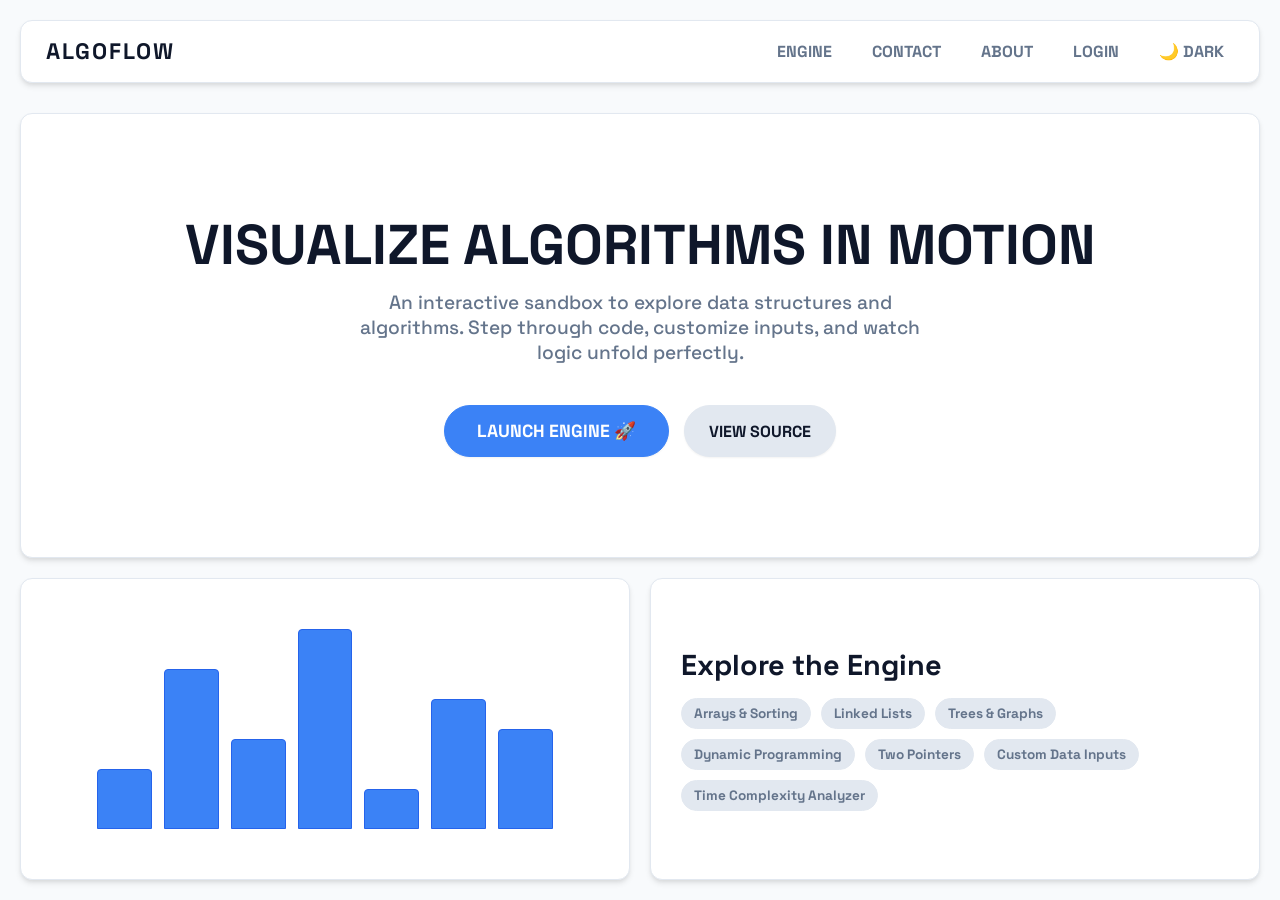
<file: index.html>
<!DOCTYPE html>
<html lang="en">
<head>
    <meta charset="UTF-8">
    <meta name="viewport" content="width=device-width, initial-scale=1.0">
    <title>ALGOFLOW</title>
    <link href="https://fonts.googleapis.com/css2?family=Space+Grotesk:wght@500;700&display=swap" rel="stylesheet">
    <link rel="stylesheet" href="./css/style.css">
    <script src="js/app/theme.js"></script>
    <script src="js/app/auth.js"></script>
</head>
<body>
    <nav class="navbar">
        <a class="logo" href="./index.html">ALGOFLOW</a>
        <div class="nav-links">
            <a href="./engine.html">ENGINE</a>
            <a href="./contact.html">CONTACT</a>
            <a href="./about.html">ABOUT</a>
            <a href="login.html" id="auth-link">LOGIN</a>
            <button id="theme-toggle">🌙 DARK</button>
        </div>
    </nav>

    <main class="bento-grid">
        <div class="bento-card hero-card" style=" text-align: center; display: flex; flex-direction: column; align-items: center; padding: 80px 20px;">
            <h1 style="font-size: 3.5rem; margin-bottom: 15px;">Visualize Algorithms in Motion</h1>
            <p style="font-size: 1.2rem; color: var(--text-muted); max-width: 600px; margin-bottom: 40px;">
                An interactive sandbox to explore data structures and algorithms. Step through code, customize inputs, and watch logic unfold perfectly.
            </p>
            <div class="action-group" style="justify-content: center;">
                <button class="brutal-btn primary" onclick="window.location.href='engine.html'" style="font-size: 1.1rem; padding: 14px 32px; border-radius: 50px;">LAUNCH ENGINE 🚀</button>
                <button class="brutal-btn" onclick="window.open('https://github.com/AmritpaL-Singh0945/Algo_Flow', '_blank')" style="border-radius: 50px;">VIEW SOURCE</button>
            </div>
        </div>

        <div class="bento-card visualizer-card">
            <div class="brutal-bars" style="height: 200px;">
                <div class="bar" style="--h: 30%; --d: 0s;"></div>
                <div class="bar" style="--h: 80%; --d: 0.2s;"></div>
                <div class="bar" style="--h: 45%; --d: 0.4s;"></div>
                <div class="bar" style="--h: 100%; --d: 0.6s;"></div>
                <div class="bar" style="--h: 20%; --d: 0.8s;"></div>
                <div class="bar" style="--h: 65%; --d: 1.0s;"></div>
                <div class="bar" style="--h: 50%; --d: 1.2s;"></div>
            </div>
        </div>

        <div class="bento-card features-card" style=" display: flex; flex-direction: column; justify-content: center;">
            <h2 style="margin-bottom: 15px; font-size: 1.8rem;">Explore the Engine</h2>
            <div class="tags">
                <span class="tag">Arrays & Sorting</span>
                <span class="tag">Linked Lists</span>
                <span class="tag">Trees & Graphs</span>
                <span class="tag">Dynamic Programming</span>
                <span class="tag">Two Pointers</span>
                <span class="tag">Custom Data Inputs</span>
                <span class="tag">Time Complexity Analyzer</span>
            </div>
        </div>
    </main>
</body>
</html>
</file>
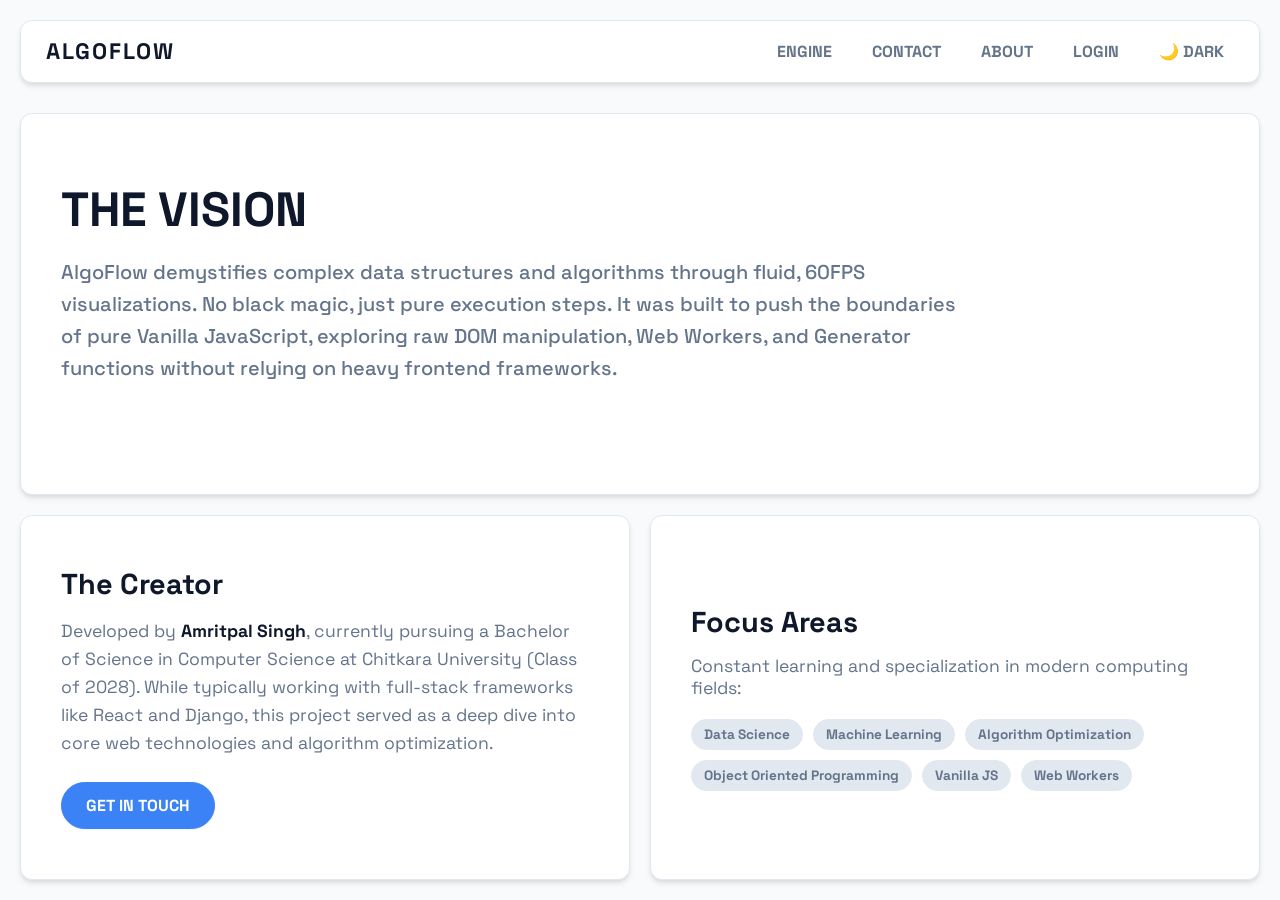
<file: about.html>
<!DOCTYPE html>
<html lang="en">
<head>
    <meta charset="UTF-8">
    <meta name="viewport" content="width=device-width, initial-scale=1.0">
    <title>ALGOFLOW | ABOUT</title>
    <link href="https://fonts.googleapis.com/css2?family=Space+Grotesk:wght@500;700&display=swap" rel="stylesheet">
    <link rel="stylesheet" href="css/style.css">
    <link rel="stylesheet" href="css/about.css">
    <script src="js/app/theme.js"></script>
    <script src="js/app/auth.js"></script>
</head>
<body>
    <nav class="navbar">
        <a href="./index.html" class="logo-link" style="text-decoration:none;">
            <div class="logo">ALGOFLOW</div>
        </a>
        <div class="nav-links">
            <a href="engine.html">ENGINE</a>
            <a href="contact.html">CONTACT</a>
            <a href="about.html">ABOUT</a>
            <a href="login.html" id="auth-link">LOGIN</a>
            <button id="theme-toggle">🌙 DARK</button>
        </div>
    </nav>

    <main class="bento-grid">
        <div class="bento-card hero-card" style="display: flex; flex-direction: column; justify-content: center; padding: 60px 40px;">
            <h1 style="font-size: 3rem; margin-bottom: 20px;">The Vision</h1>
            <p style="font-size: 1.25rem; color: var(--text-muted); line-height: 1.6; max-width: 900px;">
                AlgoFlow demystifies complex data structures and algorithms through fluid, 60FPS visualizations. No black magic, just pure execution steps. It was built to push the boundaries of pure Vanilla JavaScript, exploring raw DOM manipulation, Web Workers, and Generator functions without relying on heavy frontend frameworks.
            </p>
        </div>

        <div class="bento-card" style="grid-column: span 2; display: flex; flex-direction: column; justify-content: center; padding: 40px;">
            <h2 style="font-size: 1.8rem; margin-bottom: 15px;">The Creator</h2>
            <p style="font-size: 1.1rem; color: var(--text-muted); line-height: 1.6;">
                Developed by <strong style="color: var(--text);">Amritpal Singh</strong>, currently pursuing a Bachelor of Science in Computer Science at Chitkara University (Class of 2028). While typically working with full-stack frameworks like React and Django, this project served as a deep dive into core web technologies and algorithm optimization.
            </p>
            <div class="action-group" style="margin-top: 25px;">
                <button class="brutal-btn primary" onclick="window.location.href='contact.html'" style="border-radius: 50px; padding: 12px 24px;">GET IN TOUCH</button>
            </div>
        </div>

        <div class="bento-card" style="grid-column: span 2; display: flex; flex-direction: column; justify-content: center; padding: 40px;">
            <h2 style="font-size: 1.8rem; margin-bottom: 15px;">Focus Areas</h2>
            <p style="font-size: 1.1rem; color: var(--text-muted); margin-bottom: 20px;">
                Constant learning and specialization in modern computing fields:
            </p>
            <div class="tags">
                <span class="tag">Data Science</span>
                <span class="tag">Machine Learning</span>
                <span class="tag">Algorithm Optimization</span>
                <span class="tag">Object Oriented Programming</span>
                <span class="tag">Vanilla JS</span>
                <span class="tag">Web Workers</span>
            </div>
        </div>
    </main>
</body>
</html>
</file>
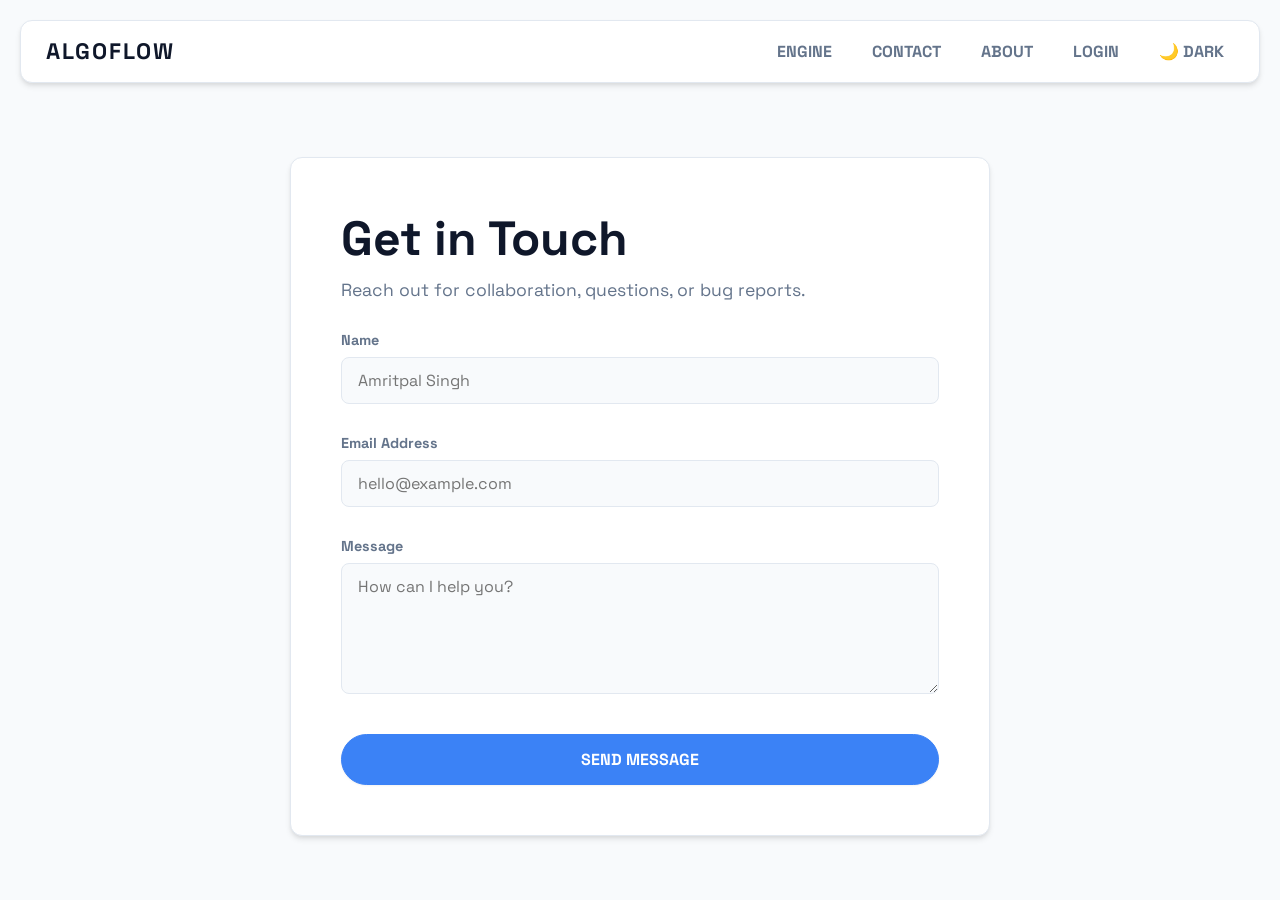
<file: contact.html>
<!DOCTYPE html>
<html lang="en">
<head>
    <meta charset="UTF-8">
    <meta name="viewport" content="width=device-width, initial-scale=1.0">
    <title>ALGOFLOW | CONTACT</title>
    <link href="https://fonts.googleapis.com/css2?family=Space+Grotesk:wght@500;700&display=swap" rel="stylesheet">
    <link rel="stylesheet" href="css/style.css">
    <link rel="stylesheet" href="css/about.css">
    <script src="js/app/theme.js"></script>
    <script src="js/app/auth.js"></script>
</head>
<body>
    <nav class="navbar">
        <a href="./index.html" class="logo-link" style="text-decoration:none;">
            <div class="logo">ALGOFLOW</div>
        </a>
        <div class="nav-links">
            <a href="engine.html">ENGINE</a>
            <a href="contact.html">CONTACT</a>
            <a href="about.html">ABOUT</a>
            <a href="login.html" id="auth-link">LOGIN</a>
            <button id="theme-toggle">🌙 DARK</button>
        </div>
    </nav>

    <main class="contact-wrapper">
        <div class="bento-card contact-card" style="padding: 50px;">
            <h1 style="font-size: 3rem; margin-bottom: 10px;">Get in Touch</h1>
            <p style="color: var(--text-muted); margin-bottom: 30px; font-size: 1.1rem;">
                Reach out for collaboration, questions, or bug reports.
            </p>
            
            <form class="brutal-form">
                <div class="form-group">
                    <label for="name">Name</label>
                    <input type="text" id="name" class="brutal-input" placeholder="Amritpal Singh" required>
                </div>
                
                <div class="form-group">
                    <label for="email">Email Address</label>
                    <input type="email" id="email" class="brutal-input" placeholder="hello@example.com" required>
                </div>
                
                <div class="form-group">
                    <label for="message">Message</label>
                    <textarea id="message" class="brutal-textarea" rows="5" placeholder="How can I help you?" required></textarea>
                </div>
                
                <button type="submit" class="brutal-btn primary" style="width: 100%; margin-top: 10px; border-radius: 50px; padding: 14px;">SEND MESSAGE</button>
            </form>
        </div>
    </main>
</body>
</html>
</file>
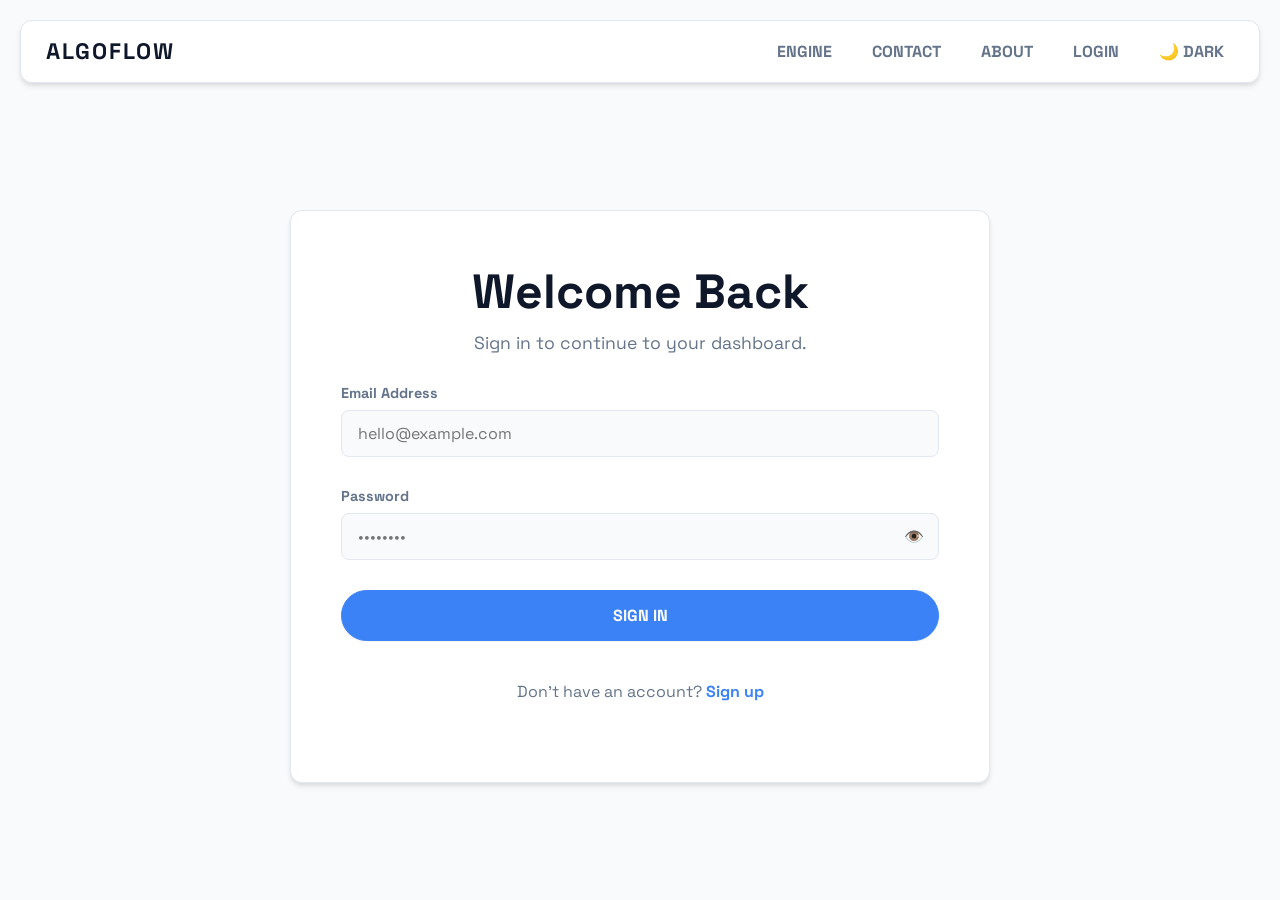
<file: login.html>
<!DOCTYPE html>
<html lang="en">
<head>
    <meta charset="UTF-8">
    <meta name="viewport" content="width=device-width, initial-scale=1.0">
    <title>ALGOFLOW | LOGIN</title>
    <link href="https://fonts.googleapis.com/css2?family=Space+Grotesk:wght@500;700&display=swap" rel="stylesheet">
    <link rel="stylesheet" href="css/style.css">
    <link rel="stylesheet" href="css/about.css">
    <script src="js/app/theme.js"></script>
    <script src="js/app/auth.js"></script>
</head>
<body>
    <nav class="navbar">
        <a href="./index.html" class="logo-link" style="text-decoration:none;">
            <div class="logo">ALGOFLOW</div>
        </a>
        <div class="nav-links">
            <a href="engine.html">ENGINE</a>
            <a href="contact.html">CONTACT</a>
            <a href="about.html">ABOUT</a>
            <a href="login.html" id="auth-link">LOGIN</a>
            <button id="theme-toggle">🌙 DARK</button>
        </div>
    </nav>

    <main class="contact-wrapper">
        <div class="bento-card contact-card" style="padding: 50px; text-align: center;">
            <h1 style="font-size: 3rem; margin-bottom: 10px;">Welcome Back</h1>
            <p style="color: var(--text-muted); margin-bottom: 30px; font-size: 1.1rem;">
                Sign in to continue to your dashboard.
            </p>
            
            <form class="brutal-form" id="login-form" style="text-align: left;">
                <div class="form-group">
                    <label for="email">Email Address</label>
                    <input type="email" id="email" class="brutal-input" placeholder="hello@example.com" required>
                </div>
                
                <div class="form-group">
                    <label for="password">Password</label>
                    <div style="position: relative; display: flex; align-items: center;">
                        <input type="password" id="password" class="brutal-input" placeholder="••••••••" style="margin-bottom: 0; padding-right: 40px;" required>
                        <span class="password-toggle" onclick="togglePassword('password', this)" style="position: absolute; right: 15px; cursor: pointer; color: var(--text-muted);">👁️</span>
                    </div>
                </div>
                
                <div id="login-error" style="color: var(--accent-red); font-size: 0.9rem; font-weight: 700; display: none;"></div>
                
                <button type="submit" class="brutal-btn primary" style="width: 100%; margin-top: 10px; border-radius: 50px; padding: 14px;">SIGN IN</button>
                
                <p style="text-align: center; margin-top: 20px; color: var(--text-muted);">
                    Don't have an account? <a href="register.html" style="color: var(--primary); text-decoration: none; font-weight: 700;">Sign up</a>
                </p>
            </form>
        </div>
    </main>

    <script>
        document.getElementById('login-form').addEventListener('submit', (e) => {
            e.preventDefault();
            const email = document.getElementById('email').value;
            const password = document.getElementById('password').value;
            const errorDiv = document.getElementById('login-error');
            
            const users = JSON.parse(localStorage.getItem('mock_users') || '{}');
            
            if (users[email]) {
                const isValid = typeof users[email] === 'string' ? users[email] === password : users[email].password === password;
                if (isValid) {
                    const token = generateFakeJWT(email);
                    localStorage.setItem('auth_token', token);
                    const name = typeof users[email] === 'string' ? email.split('@')[0] : users[email].name;
                    localStorage.setItem('login_toast', `Welcome back, ${name}!`);
                    window.location.href = 'engine.html';
                    return;
                }
            }
            
            errorDiv.textContent = "Invalid email or password.";
            errorDiv.style.display = "block";
        });
    </script>
</body>
</html>
</file>
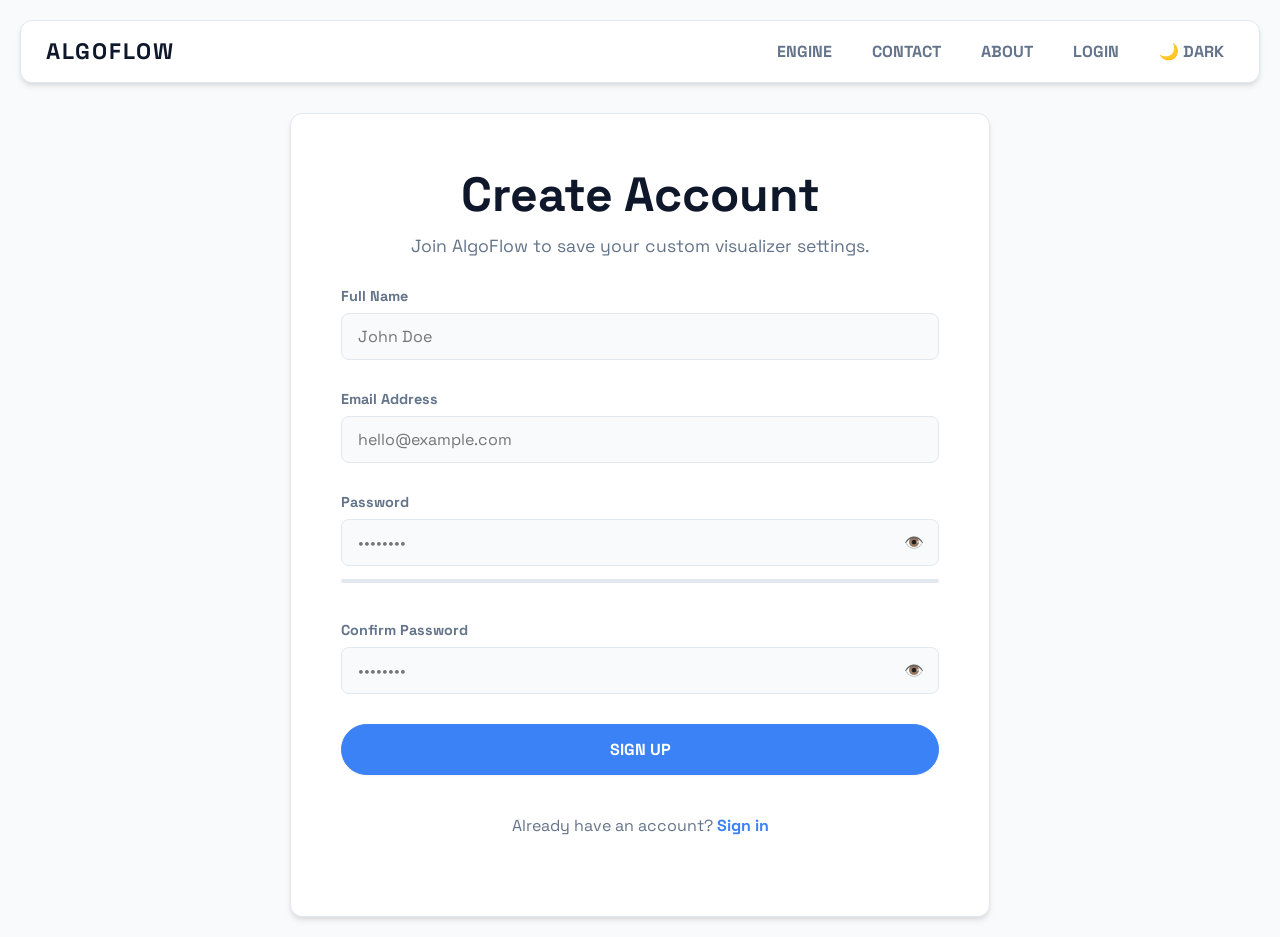
<file: register.html>
<!DOCTYPE html>
<html lang="en">
<head>
    <meta charset="UTF-8">
    <meta name="viewport" content="width=device-width, initial-scale=1.0">
    <title>ALGOFLOW | REGISTER</title>
    <link href="https://fonts.googleapis.com/css2?family=Space+Grotesk:wght@500;700&display=swap" rel="stylesheet">
    <link rel="stylesheet" href="css/style.css">
    <link rel="stylesheet" href="css/about.css">
    <script src="js/app/theme.js"></script>
    <script src="js/app/auth.js"></script>
</head>
<body>
    <nav class="navbar">
        <a href="./index.html" class="logo-link" style="text-decoration:none;">
            <div class="logo">ALGOFLOW</div>
        </a>
        <div class="nav-links">
            <a href="engine.html">ENGINE</a>
            <a href="contact.html">CONTACT</a>
            <a href="about.html">ABOUT</a>
            <a href="login.html" id="auth-link">LOGIN</a>
            <button id="theme-toggle">🌙 DARK</button>
        </div>
    </nav>

    <main class="contact-wrapper">
        <div class="bento-card contact-card" style="padding: 50px; text-align: center;">
            <h1 style="font-size: 3rem; margin-bottom: 10px;">Create Account</h1>
            <p style="color: var(--text-muted); margin-bottom: 30px; font-size: 1.1rem;">
                Join AlgoFlow to save your custom visualizer settings.
            </p>
            
            <form class="brutal-form" id="register-form" style="text-align: left;">
                <div class="form-group">
                    <label for="name">Full Name</label>
                    <input type="text" id="name" class="brutal-input" placeholder="John Doe" required>
                </div>

                <div class="form-group">
                    <label for="email">Email Address</label>
                    <input type="email" id="email" class="brutal-input" placeholder="hello@example.com" required>
                </div>
                
                <div class="form-group">
                    <label for="password">Password</label>
                    <div style="position: relative; display: flex; align-items: center;">
                        <input type="password" id="password" class="brutal-input" placeholder="••••••••" style="margin-bottom: 0; padding-right: 40px;" required oninput="checkStrength()">
                        <span class="password-toggle" onclick="togglePassword('password', this)" style="position: absolute; right: 15px; cursor: pointer; color: var(--text-muted);">👁️</span>
                    </div>
                    <div class="strength-meter" style="height: 4px; background: var(--border-color); border-radius: 2px; margin-top: 5px; overflow: hidden;">
                        <div id="strength-bar" style="height: 100%; width: 0%; transition: 0.3s;"></div>
                    </div>
                    <small id="strength-text" style="color: var(--text-muted); font-size: 0.75rem;"></small>
                </div>
                
                <div class="form-group" style="margin-top: 10px;">
                    <label for="confirm-password">Confirm Password</label>
                    <div style="position: relative; display: flex; align-items: center;">
                        <input type="password" id="confirm-password" class="brutal-input" placeholder="••••••••" style="margin-bottom: 0; padding-right: 40px;" required>
                        <span class="password-toggle" onclick="togglePassword('confirm-password', this)" style="position: absolute; right: 15px; cursor: pointer; color: var(--text-muted);">👁️</span>
                    </div>
                </div>
                
                <div id="register-error" style="color: var(--accent-red); font-size: 0.9rem; font-weight: 700; display: none;"></div>
                
                <button type="submit" class="brutal-btn primary" style="width: 100%; margin-top: 10px; border-radius: 50px; padding: 14px;">SIGN UP</button>
                
                <p style="text-align: center; margin-top: 20px; color: var(--text-muted);">
                    Already have an account? <a href="login.html" style="color: var(--primary); text-decoration: none; font-weight: 700;">Sign in</a>
                </p>
            </form>
        </div>
    </main>

    <script>
        function checkStrength() {
            const password = document.getElementById('password').value;
            const bar = document.getElementById('strength-bar');
            const text = document.getElementById('strength-text');
            
            let strength = 0;
            if (password.length > 5) strength += 25;
            if (password.length > 8) strength += 25;
            if (/[A-Z]/.test(password)) strength += 25;
            if (/[0-9]/.test(password)) strength += 25;
            
            bar.style.width = strength + '%';
            
            if (strength === 0) {
                bar.style.background = 'transparent';
                text.textContent = '';
            } else if (strength <= 50) {
                bar.style.background = 'var(--accent-red)';
                text.textContent = 'Weak';
                text.style.color = 'var(--accent-red)';
            } else if (strength <= 75) {
                bar.style.background = '#fbbf24'; // amber
                text.textContent = 'Medium';
                text.style.color = '#fbbf24';
            } else {
                bar.style.background = 'var(--accent-green)';
                text.textContent = 'Strong';
                text.style.color = 'var(--accent-green)';
            }
        }

        document.getElementById('register-form').addEventListener('submit', (e) => {
            e.preventDefault();
            const name = document.getElementById('name').value;
            const email = document.getElementById('email').value;
            const password = document.getElementById('password').value;
            const confirm = document.getElementById('confirm-password').value;
            const errorDiv = document.getElementById('register-error');
            
            if (password !== confirm) {
                errorDiv.textContent = "Passwords do not match.";
                errorDiv.style.display = "block";
                return;
            }
            
            if (password.length < 6) {
                errorDiv.textContent = "Password must be at least 6 characters long.";
                errorDiv.style.display = "block";
                return;
            }
            
            const users = JSON.parse(localStorage.getItem('mock_users') || '{}');
            
            if (users[email]) {
                errorDiv.textContent = "Account with this email already exists.";
                errorDiv.style.display = "block";
            } else {
                users[email] = { password: password, name: name };
                localStorage.setItem('mock_users', JSON.stringify(users));
                
                // Auto login
                const token = generateFakeJWT(email);
                localStorage.setItem('auth_token', token);
                localStorage.setItem('login_toast', `Welcome to AlgoFlow, ${name}!`);
                window.location.href = 'engine.html';
            }
        });
    </script>
</body>
</html>
</file>
<file: css/style.css>
:root {
    --bg: #f8fafc;
    --card-bg: #ffffff;
    --text: #0f172a;
    --text-muted: #64748b;
    --border-color: #e2e8f0;
    --border-width: 1px;
    --border-radius: 12px;
    --shadow: 0 4px 6px -1px rgba(0, 0, 0, 0.1), 0 2px 4px -1px rgba(0, 0, 0, 0.06);
    --hover-shadow: 0 10px 15px -3px rgba(0, 0, 0, 0.1), 0 4px 6px -2px rgba(0, 0, 0, 0.05);
    
    --primary: #3b82f6;
    --primary-hover: #2563eb;
    --secondary: #e2e8f0;
    --secondary-hover: #cbd5e1;
    
    --subtle-blue: #bfdbfe;
    --click-blue: #3b82f6;
    --accent-green: #34d399;
    --accent-red: #ef4444;
}

[data-theme="dark"] {
    --bg: #0f172a;
    --card-bg: #1e293b;
    --text: #f8fafc;
    --text-muted: #94a3b8;
    --border-color: #334155;
    --shadow: 0 4px 6px -1px rgba(0, 0, 0, 0.3), 0 2px 4px -1px rgba(0, 0, 0, 0.2);
    --hover-shadow: 0 10px 15px -3px rgba(0, 0, 0, 0.4), 0 4px 6px -2px rgba(0, 0, 0, 0.2);
    
    --primary: #3b82f6;
    --primary-hover: #60a5fa;
    --secondary: #334155;
    --secondary-hover: #475569;
    
    --subtle-blue: #1e3a8a;
    --click-blue: #3b82f6;
    --accent-green: #059669;
    --accent-red: #dc2626;
}

* {
    margin: 0;
    padding: 0;
    box-sizing: border-box;
    font-family: 'Space Grotesk', sans-serif;
    transition: background-color 0.3s ease, color 0.3s ease, border-color 0.3s ease, box-shadow 0.3s ease;
}

body {
    background-color: var(--bg);
    color: var(--text);
    min-height: 100vh;
    display: flex;
    flex-direction: column;
    padding: 20px;
    overflow-x: hidden;
}

.navbar {
    display: flex;
    justify-content: space-between;
    align-items: center;
    padding: 15px 25px;
    background: var(--card-bg);
    border: var(--border-width) solid var(--border-color);
    box-shadow: var(--shadow);
    border-radius: var(--border-radius);
    margin-bottom: 30px;
}

.logo {
    font-size: 1.4rem;
    font-weight: 700;
    letter-spacing: 2px;
    color: var(--text);
    text-decoration: none;
}

.nav-links {
    display: flex;
    gap: 20px;
    align-items: center;
}

.nav-links a {
    color: var(--text-muted);
    text-decoration: none;
    font-weight: 700;
    font-size: 1rem;
    padding: 5px 10px;
    border-radius: 8px;
}

.nav-links a:hover {
    color: var(--primary);
    background: var(--secondary);
}

#theme-toggle {
    cursor: pointer;
    background: none;
    border: none;
    color: var(--text-muted);
    font-weight: 700;
    font-size: 1rem;
    padding: 5px 10px;
    border-radius: 8px;
}

#theme-toggle:hover {
    color: var(--text);
    background: var(--secondary);
}

.bento-grid {
    display: grid;
    grid-template-columns: repeat(4, 1fr);
    grid-template-rows: repeat(2, minmax(250px, auto));
    gap: 20px;
    max-width: 1400px;
    margin: 0 auto;
    width: 100%;
    flex: 1;
}

.bento-card {
    background: var(--card-bg);
    border: var(--border-width) solid var(--border-color);
    box-shadow: var(--shadow);
    border-radius: var(--border-radius);
    padding: 30px;
    display: flex;
    flex-direction: column;
    justify-content: center;
    transition: transform 0.2s, box-shadow 0.2s;
}

.bento-card:hover {
    transform: translateY(-2px);
    box-shadow: var(--hover-shadow);
}

.hero-card {
    grid-column: span 4;
    grid-row: span 1;
}

.hero-card h1 {
    font-size: 3.5rem;
    font-weight: 700;
    line-height: 1.1;
    margin-bottom: 20px;
    text-transform: uppercase;
}

.hero-card p {
    font-size: 1.1rem;
    font-weight: 500;
    margin-bottom: 40px;
    color: var(--text-muted);
}

.action-group {
    display: flex;
    gap: 15px;
}

/* Modernized Inputs */
.brutal-input, .brutal-textarea, .brutal-range, select {
    width: 100%;
    padding: 12px 16px;
    font-size: 1rem;
    background: var(--bg);
    color: var(--text);
    border: var(--border-width) solid var(--border-color);
    border-radius: 8px;
    outline: none;
    margin-bottom: 10px;
}
.brutal-input:focus, .brutal-textarea:focus, select:focus {
    border-color: var(--primary);
    box-shadow: 0 0 0 3px rgba(59, 130, 246, 0.2);
}
.brutal-textarea {
    resize: vertical;
    min-height: 100px;
}

/* Modernized Buttons */
.brutal-btn {
    padding: 12px 24px;
    font-size: 1rem;
    font-weight: 700;
    cursor: pointer;
    border: var(--border-width) solid var(--border-color);
    background: var(--secondary);
    color: var(--text);
    border-radius: 8px;
    transition: all 0.2s;
    text-transform: uppercase;
    box-shadow: 0 1px 2px rgba(0,0,0,0.05);
}
.brutal-btn.primary {
    background: var(--primary);
    color: #ffffff;
    border-color: var(--primary);
}
.brutal-btn:hover {
    background: var(--secondary-hover);
}
.brutal-btn.primary:hover {
    background: var(--primary-hover);
}
.brutal-btn:active {
    transform: translateY(1px);
    box-shadow: inset 0 2px 4px rgba(0,0,0,0.1);
}
.brutal-btn:disabled {
    opacity: 0.5;
    cursor: not-allowed;
    transform: none;
}

.visualizer-card {
    grid-column: span 2;
    grid-row: span 1;
    background: var(--card-bg);
    overflow: hidden;
}

.brutal-bars {
    display: flex;
    align-items: flex-end;
    justify-content: center;
    gap: 12px;
    width: 100%;
    height: 100%;
}

.bar {
    width: 10%;
    height: var(--h);
    background: var(--primary);
    border: var(--border-width) solid var(--primary-hover);
    border-radius: 4px 4px 0 0;
    transform-origin: bottom;
    animation: gentlePulse 4s infinite ease-in-out alternate;
    animation-delay: var(--d);
}

.features-card {
    grid-column: span 2;
    grid-row: span 1;
}

.features-card h2 {
    font-size: 1.5rem;
    margin-bottom: 20px;
    color: var(--text);
}

.tags {
    display: flex;
    flex-wrap: wrap;
    gap: 10px;
}

.tag {
    background: var(--secondary);
    color: var(--text-muted);
    padding: 6px 12px;
    font-weight: 700;
    font-size: 0.85rem;
    border: 1px solid var(--border-color);
    border-radius: 16px;
}

.abstract-card {
    grid-column: span 1;
    grid-row: span 1;
    display: flex;
    align-items: center;
    justify-content: center;
    background: var(--bg);
}

.rotating-star {
    width: 80px;
    height: 80px;
    color: var(--border-color);
    animation: spinSlow 20s linear infinite;
}

@keyframes gentlePulse {
    0% { transform: scaleY(0.95); background: var(--primary); }
    100% { transform: scaleY(1.05); background: var(--primary-hover); }
}

@keyframes spinSlow {
    0% { transform: rotate(0deg); }
    100% { transform: rotate(360deg); }
}

@media (max-width: 1024px) {
    .bento-grid {
        grid-template-columns: repeat(2, 1fr);
    }
    .abstract-card {
        display: none;
    }
    .features-card {
        grid-column: span 2;
    }
    .hero-card {
        grid-column: span 2;
    }
}

@media (max-width: 600px) {
    .bento-grid {
        grid-template-columns: 1fr;
    }
    .hero-card, .visualizer-card, .features-card {
        grid-column: span 1;
    }
    .hero-card h1 {
        font-size: 2.2rem;
    }
    .action-group {
        flex-direction: column;
    }
}

/* Global Responsive Adjustments */
@media (max-width: 1024px) {
    .arrays-layout, .dp-layout, .graphs-layout, .ll-layout, .search-layout, .trees-layout, .tp-layout, .analyzer-layout {
        grid-template-columns: 1fr !important;
        grid-template-rows: auto auto !important;
        height: auto !important;
    }
    
    .controls-card, .editor-card {
        grid-column: 1 !important;
        grid-row: 1 !important;
        width: 100%;
        max-height: none !important;
    }

    .viz-card, .results-column {
        grid-column: 1 !important;
        grid-row: 2 !important;
        min-height: 50vh;
        width: 100%;
    }

    .navbar {
        flex-direction: column;
        gap: 15px;
    }
    .nav-links {
        flex-wrap: wrap;
        justify-content: center;
    }
}

@media (max-width: 600px) {
    .viz-card, .results-column {
        min-height: 40vh;
    }
    .hero-card h1 {
        font-size: 2rem;
    }
}
</file>
<file: css/about.css>
.contact-wrapper {
    display: flex;
    justify-content: center;
    align-items: center;
    flex: 1;
    width: 100%;
    max-width: 700px;
    margin: 0 auto;
}

.contact-card {
    width: 100%;
    padding: 50px;
}

.contact-card h1 {
    font-size: 3rem;
    margin-bottom: 10px;
}

.contact-card p {
    color: var(--text-muted);
    margin-bottom: 30px;
}

.brutal-form {
    display: flex;
    flex-direction: column;
    gap: 20px;
}

.form-group {
    display: flex;
    flex-direction: column;
    gap: 8px;
}

.form-group label {
    font-weight: 700;
    font-size: 0.9rem;
    color: var(--text-muted);
}

@media (max-width: 600px) {
    .contact-card {
        padding: 30px 20px;
    }
}
</file>
